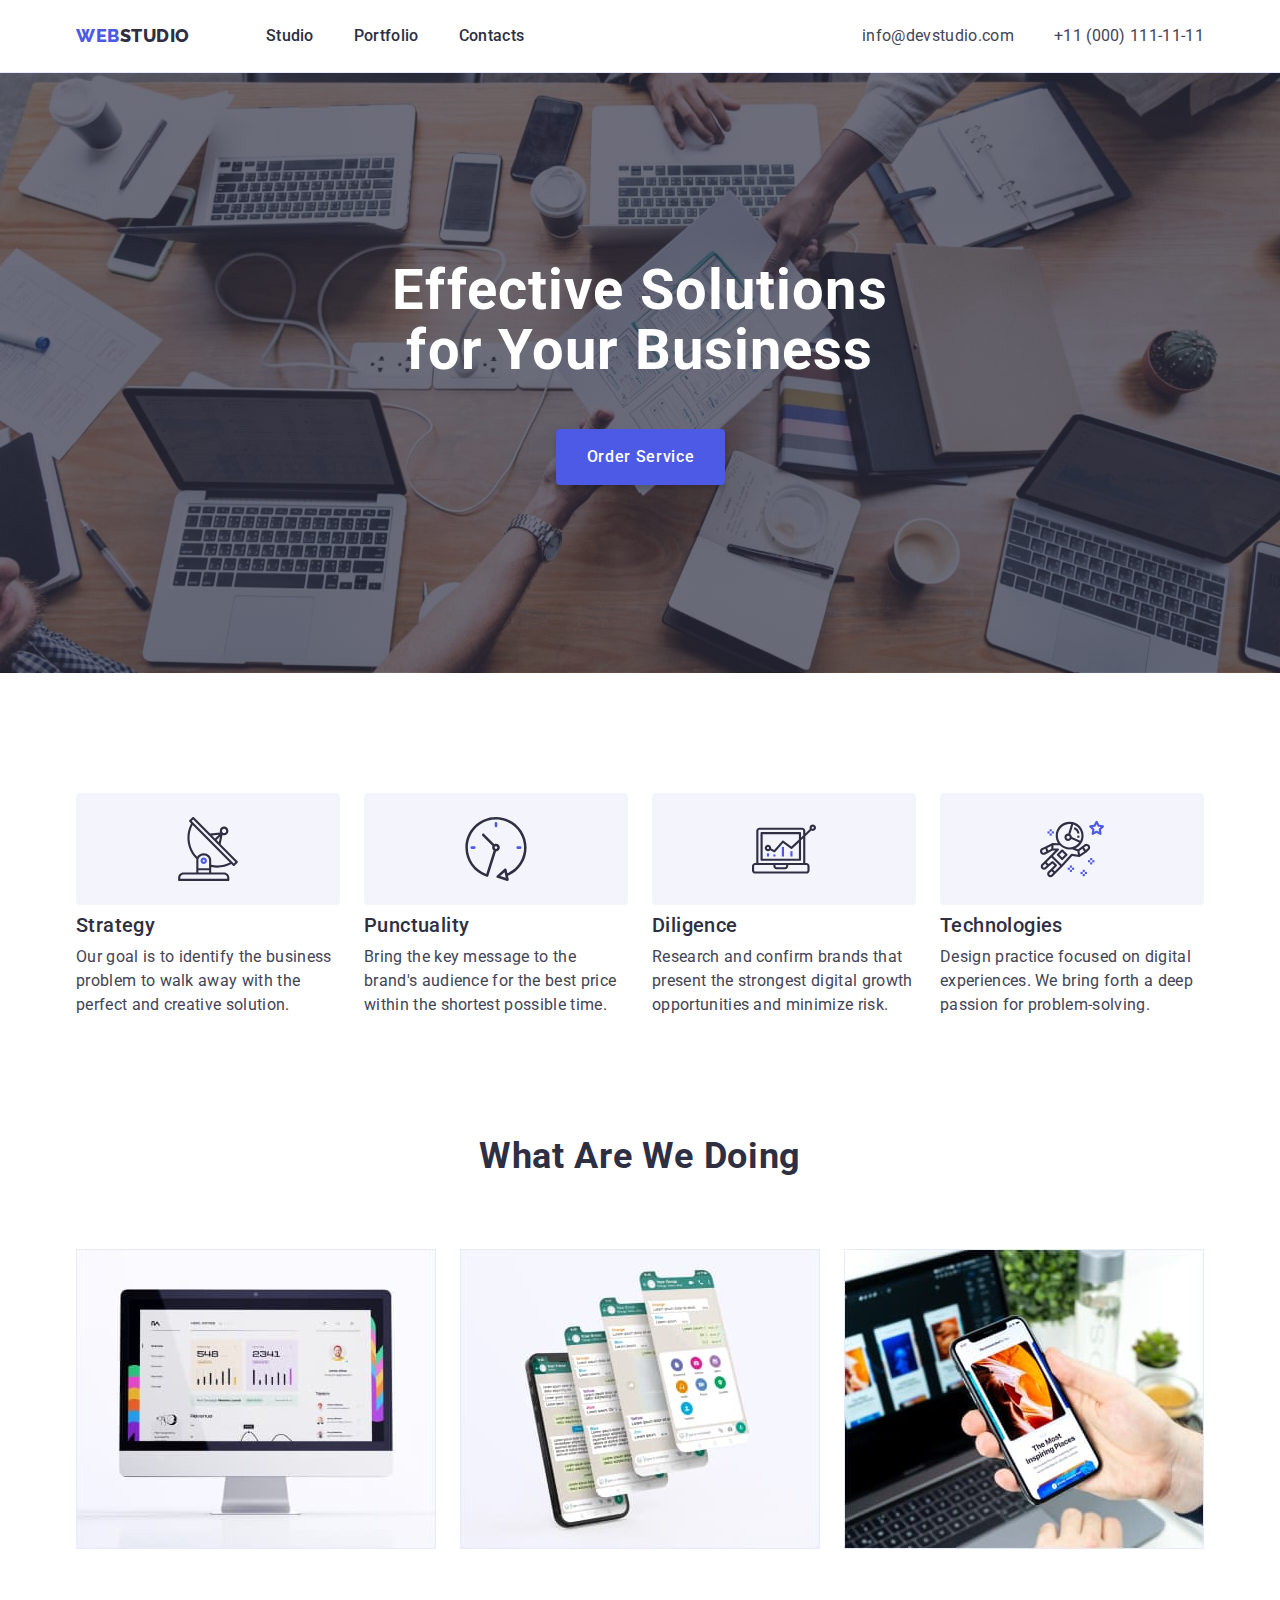
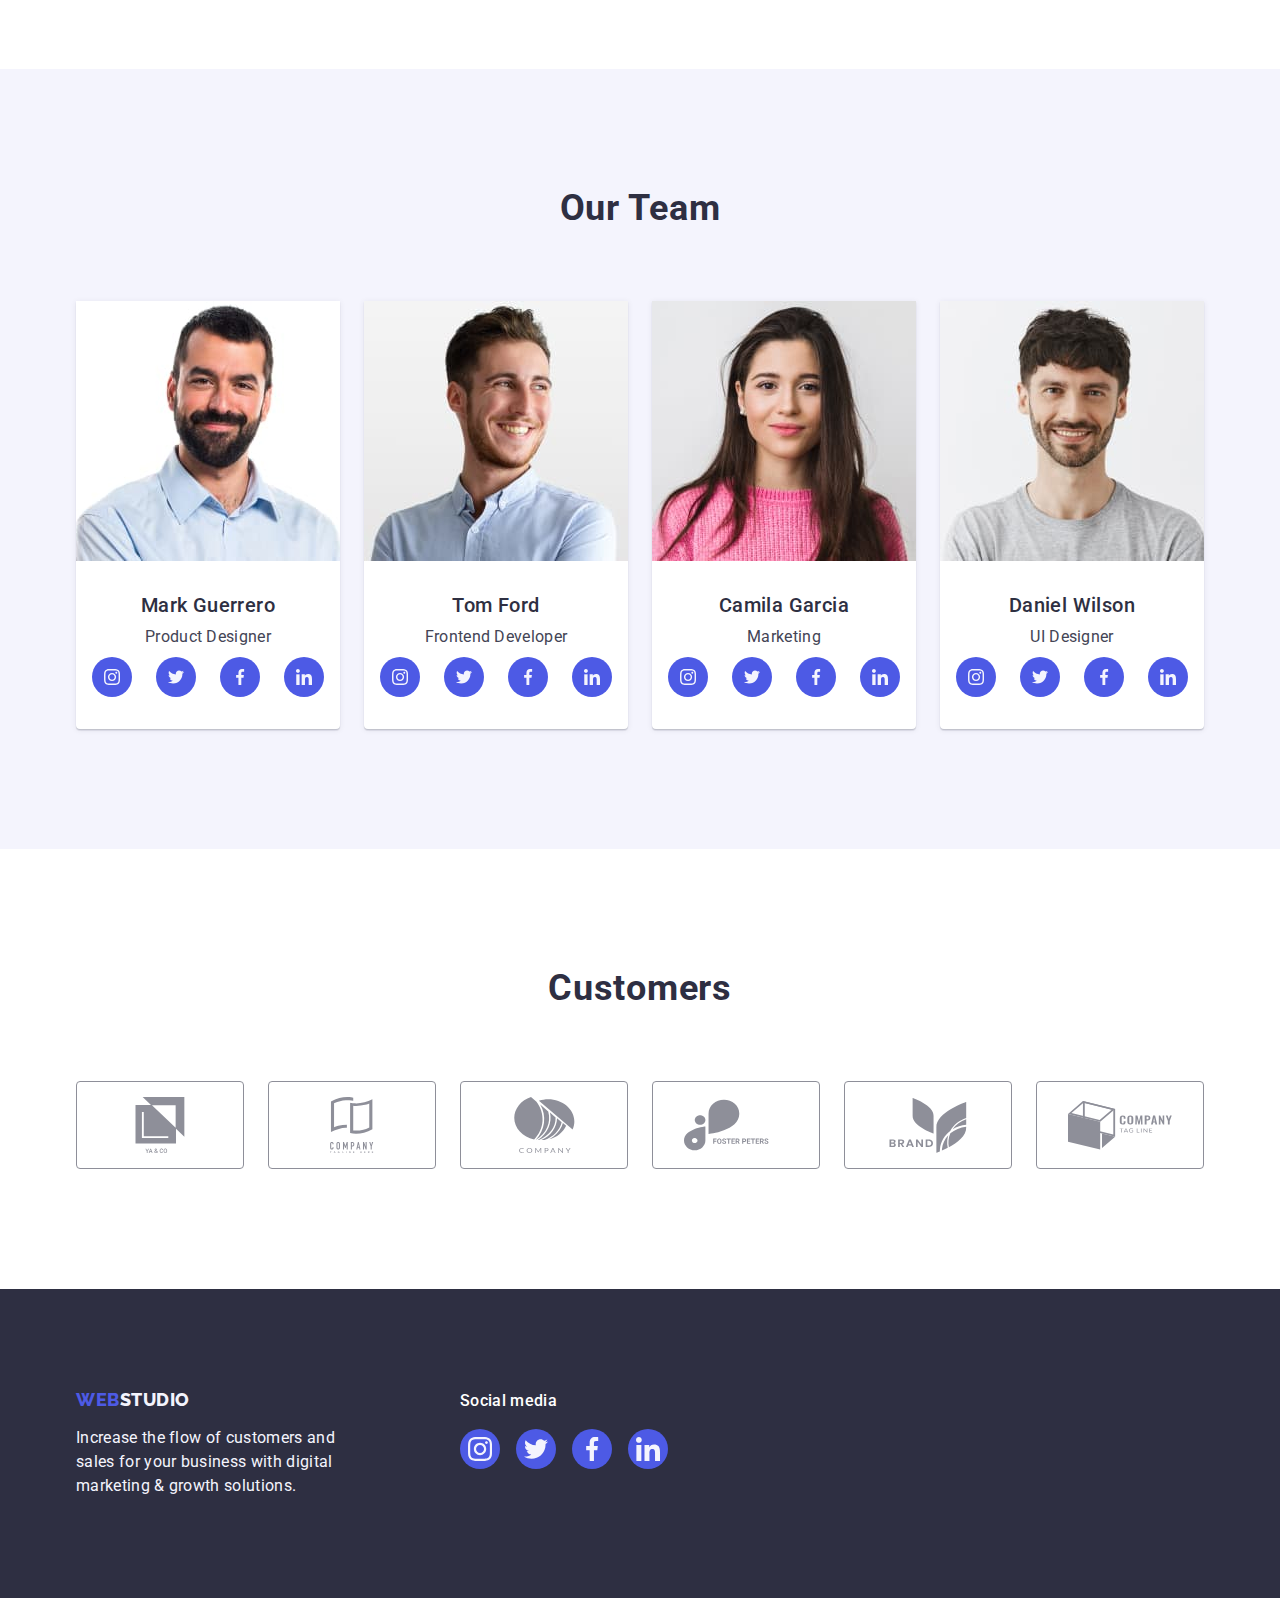
<file: index.html>
<!DOCTYPE html>
<html lang="en">
  <head>
    <meta charset="UTF-8" />
    <meta http-equiv="X-UA-Compatible" content="IE=edge" />
    <meta name="viewport" content="width=device-width, initial-scale=1.0" />
    <link rel="preconnect" href="https://fonts.googleapis.com" />
    <link rel="preconnect" href="https://fonts.gstatic.com" crossorigin />
    <link
      href="https://fonts.googleapis.com/css2?family=Raleway:wght@800&family=Roboto:wght@400;500;700;900&display=swap"
      rel="stylesheet"/>
      <link rel="stylesheet" href="https://cdnjs.cloudflare.com/ajax/libs/modern-normalize/1.1.0/modern-normalize.min.css">
      <link rel="stylesheet" href="./css/styles.css">
    
    <title>Studio</title>
  </head>
  <body>
    <!--Page header-->
    <header class="page-header">
<div class="container page-header-container ">
      <nav class="page-navigation">
        <a class="link logo" href="./index.html"
          >Web<span class="logo-black">Studio</span></a
        >
        <ul class="list menu">
          <li>
            <a
              class="link item-page"
              href="./index.html"
              target="_blank"
              >Studio</a
            >
          </li>
          <li>
            <a class="link item-page" href="./portfolio.html" target="_blank"
              >Portfolio</a
            >
          </li>
          <li>
            <a class="link item-page" href="" target="_blank">Contacts</a>
          </li>
        </ul>
      </nav>
      <!--Contacts-->
      <address class="address">
        <ul class="list menu-second">
          <li>
            <a class="link contact" href="mailto:info@devstudio.com"
              >info@devstudio.com</a
            >
          </li>
          <li>
            <a class="link contact" href="tel:+110001111111"
              >+11 (000) 111-11-11</a
            >
          </li>
        </ul>
      </address>
      </div>
    </header>
    <!--Page main-->
    <main>

      <!--Hero-->
      <section class="hero-section">
        <div class="container page-hero-container">
        <h1 class="hero-title">Effective Solutions for Your Business</h1>
        <button class="hero-button" type="button">Order Service</button>
        </div>
      </section>

      <!--Advantages-->
      <section class="section section-advantages">
        <div class="container">
        <h2 class="visually-hidden" hidden>Advantages</h2>
        <ul class="list advanteges ">
          <li class="feature-item">
            <div class="features-icon-item">
              <svg
                class="features-icon"
                aria-label="icon antenna"
                width="64"
                height="64"
              >
                <use href="./images/icons.svg#icon-antenna-1"></use>
              </svg>
            </div>
            
            <h3 class="feature-title">Strategy</h3>
            <p class="features-text">
              Our goal is to identify the business problem to walk away with the
              perfect and creative solution.
            </p>
          </li>
          <li class="feature-item">
            <div class="features-icon-item">
              <svg
                class="features-icon"
                aria-label="icon clock"
                width="64"
                height="64"
              >
                <use href="./images/icons.svg#icon-clock-1"></use>
              </svg>
            </div>
            <h3 class="feature-title">Punctuality</h3>
            <p class="features-text">
              Bring the key message to the brand's audience for the best price
              within the shortest possible time.
            </p>
          </li>
          <li class="feature-item">
            <div class="features-icon-item">
              <svg
                class="features-icon"
                aria-label="icon diagram"
                width="64"
                height="64"
              >
                <use href="./images/icons.svg#icon-diagram-1"></use>
              </svg>
            </div>
            <h3 class="feature-title">Diligence</h3>
            <p class="features-text">
              Research and confirm brands that present the strongest digital
              growth opportunities and minimize risk.
            </p>
          </li>
          <li class="feature-item ">
            <div class="features-icon-item">
              <svg
                class="features-icon"
                aria-label="icon astronaut"
                width="64"
                height="64"
              >
                <use href="./images/icons.svg#icon-astronaut-1"></use>
              </svg>
            </div>
            <h3 class="feature-title">Technologies</h3>
            <p class="features-text">
              Design practice focused on digital experiences. We bring forth a
              deep passion for problem-solving.
            </p>
          </li>
        </ul>
        </div>
      </section>

      <!--What are we doing-->
      <section class="section-one">
        <div class="container">
        <h2 class="work-title">What are we doing</h2>
        <ul class="list work-img">
          <li class="work-item">
            <img
              src="./images/computer.jpg"
              alt="Desctop app"
              width="360"
              height="300"
            />
          </li>
          <li class="work-item">
            <img
              src="./images/mobile-phones.jpg"
              alt="Mobile app"
              width="360"
              height="300"
            />
          </li>
          <li class="work-item">
            <img
              src="./images/gadgets.jpg"
              alt="Design solutions"
              width="360"
              height="300"
            />
          </li>
        </ul>
        </div>
      </section>


      <!--Our Team-->
      <section class="section our-team">
        <div class="container">
        <h2 class="our-team-title">Our Team</h2>
        <ul class="list our-team-img">
          <li class="workers">
            <img
              src="./images/mark-guerrero.jpg"
              alt="Mark Guerrero"
              width="264"
              height="260"
            />
            <div class="workers-items">
            <h3 class="name-worker">Mark Guerrero</h3>
            <p class="profession">Product Designer</p>
            <ul class="media-item list">
              <li class="social-item">
                <a href="" class="social-link">
                  <svg
                    class="social-icon"
                    aria-label="icon instagram"
                    width="16"
                    height="16"
                  >
                    <use href="./images/icons.svg#icon-instagram-2"></use>
                  </svg>
                </a>
              </li>
              <li class="social-item">
                <a href="" class="social-link">
                  <svg
                    class="social-icon"
                    aria-label="icon twitter"
                    width="16"
                    height="16"
                  >
                    <use href="./images/icons.svg#icon-twitter-1"></use>
                  </svg>
                </a>
              </li>
              <li class="social-item">
                <a href="" class="social-link">
                  <svg
                    class="social-icon"
                    aria-label="icon facebook"
                    width="16"
                    height="16"
                  >
                    <use href="./images/icons.svg#icon-facebook-1"></use>
                  </svg>
                </a>
              </li>
              <li class="social-item">
                <a href="" class="social-link">
                  <svg
                    class="social-icon"
                    aria-label="icon linkedin"
                    width="16"
                    height="16"
                  >
                    <use href="./images/icons.svg#icon-linkedin-1"></use>
                  </svg>
                </a>
              </li>
            </ul>
          </div>
          </li>
          <li class="workers">
            <img
              src="./images/tom-ford.jpg"
              alt="Tom Ford"
              width="264"
              height="260"
            />
            <div class="workers-items">
            <h3 class="name-worker">Tom Ford</h3>
            <p class="profession">Frontend Developer</p>
            <ul class=" media-item list">
              <li class="social-item">
                <a href="" class="social-link">
                  <svg
                    class="social-icon"
                    aria-label="icon instagram"
                    width="16"
                    height="16"
                  >
                    <use href="./images/icons.svg#icon-instagram-2"></use>
                  </svg>
                </a>
              </li>
              <li class="social-item">
                <a href="" class="social-link">
                  <svg
                    class="social-icon"
                    aria-label="icon twitter"
                    width="16"
                    height="16"
                  >
                    <use href="./images/icons.svg#icon-twitter-1"></use>
                  </svg>
                </a>
              </li>
              <li class="social-item">
                <a href="" class="social-link">
                  <svg
                    class="social-icon"
                    aria-label="icon facebook"
                    width="16"
                    height="16"
                  >
                    <use href="./images/icons.svg#icon-facebook-1"></use>
                  </svg>
                </a>
              </li>
              <li class="social-item">
                <a href="" class="social-link">
                  <svg
                    class="social-icon"
                    aria-label="icon linkedin"
                    width="16"
                    height="16"
                  >
                    <use href="./images/icons.svg#icon-linkedin-1"></use>
                  </svg>
                </a>
              </li>
            </ul>
          </div>
          </li>
          <li class="workers">
            <img
              src="./images/camila-garcia.jpg"
              alt="Camila Garcia"
              width="264"
              height="260"
            />
            <div class="workers-items">
            <h3 class="name-worker">Camila Garcia</h3>
            <p class="profession">Marketing</p>
            <ul class="media-item list">
              <li class="social-item">
                <a href="" class="social-link">
                  <svg
                    class="social-icon"
                    aria-label="icon instagram"
                    width="16"
                    height="16"
                  >
                    <use href="./images/icons.svg#icon-instagram-2"></use>
                  </svg>
                </a>
              </li>
              <li class="social-item">
                <a href="" class="social-link">
                  <svg
                    class="social-icon"
                    aria-label="icon twitter"
                    width="16"
                    height="16"
                  >
                    <use href="./images/icons.svg#icon-twitter-1"></use>
                  </svg>
                </a>
              </li>
              <li class="social-item">
                <a href="" class="social-link">
                  <svg
                    class="social-icon"
                    aria-label="icon facebook"
                    width="16"
                    height="16"
                  >
                    <use href="./images/icons.svg#icon-facebook-1"></use>
                  </svg>
                </a>
              </li>
              <li class="social-item">
                <a href="" class="social-link">
                  <svg
                    class="social-icon"
                    aria-label="icon linkedin"
                    width="16"
                    height="16"
                  >
                    <use href="./images/icons.svg#icon-linkedin-1"></use>
                  </svg>
                </a>
              </li>
            </ul>
          </div>
          </li>
          <li class="workers">
            <img
              src="./images/daniel-wilson.jpg"
              alt="Daniel Wilson"
              width="264"
              height="260"
            />
            <div class="workers-items">
            <h3 class="name-worker">Daniel Wilson</h3>
            <p class="profession">UI Designer</p>
            <ul class="media-item list">
              <li class="social-item">
                <a href="" class="social-link">
                  <svg
                    class="social-icon"
                    aria-label="icon instagram"
                    width="16"
                    height="16"
                  >
                    <use href="./images/icons.svg#icon-instagram-2"></use>
                  </svg>
                </a>
              </li>
              <li class="social-item">
                <a href="" class="social-link">
                  <svg
                    class="social-icon"
                    aria-label="icon twitter"
                    width="16"
                    height="16"
                  >
                    <use href="./images/icons.svg#icon-twitter-1"></use>
                  </svg>
                </a>
              </li>
              <li class="social-item">
                <a href="" class="social-link">
                  <svg
                    class="social-icon"
                    aria-label="icon facebook"
                    width="16"
                    height="16"
                  >
                    <use href="./images/icons.svg#icon-facebook-1"></use>
                  </svg>
                </a>
              </li>
              <li class="social-item">
                <a href="" class="social-link">
                  <svg
                    class="social-icon"
                    aria-label="icon linkedin"
                    width="16"
                    height="16"
                  >
                    <use href="./images/icons.svg#icon-linkedin-1"></use>
                  </svg>
                </a>
              </li>
            </ul>
          </div>
          </li>
        </ul>
        </div>
      </section>

<!-- Customers -->
<section class="section-customers section">
  <div class="container">
    <h2 class="section-title">Customers</h2>
    <ul class="customers-list list">
      <li class="customers-item">
        <a href="" class="customers-link">
          <svg
            class="customers-icon "
            aria-label="icon yaSco"
            width="104"
            height="56"
          >
            <use href="./images/icons.svg#icon-logo-ya-co"></use>
          </svg>
        </a>
      </li>
      <li class="customers-item">
        <a href="" class="customers-link">
          <svg
            class="customers-icon"
            aria-label="icon company tagline here"
            width="104"
            height="56"
          >
            <use href="./images/icons.svg#icon-logo-tagline-here"></use>
          </svg>
        </a>
      </li>
      <li class="customers-item">
        <a href="" class="customers-link">
          <svg
            class="customers-icon"
            aria-label="icon company"
            width="104"
            height="56"
          >
            <use href="./images/icons.svg#icon-logo-company"></use>
          </svg>
        </a>
      </li>
      <li class="customers-item">
        <a href="" class="customers-link">
          <svg
            class="customers-icon"
            aria-label="icon foster peters"
            width="104"
            height="56"
          >
            <use href="./images/icons.svg#icon-logo-foster-peters"></use>
          </svg>
        </a>
      </li>
      <li class="customers-item">
        <a href="" class="customers-link">
          <svg
            class="customers-icon"
            aria-label="icon brand"
            width="104"
            height="56"
          >
            <use href="./images/icons.svg#icon-logo-brand"></use>
          </svg>
        </a>
      </li>
      <li class="customers-item">
        <a href="" class="customers-link">
          <svg
            class="customers-icon"
            aria-label="icon tag line"
            width="104"
            height="56"
          >
            <use href="./images/icons.svg#icon-logo-tag-line"></use>
          </svg>
        </a>
      </li>
    </ul>
  </div>
</section>
    </main>

    <!--Page footer-->
    <footer class="footer">
      <div class="container container-footer">
       <div class="footer-list">
        <a class="link logo logo-footer" href="./index.html"
        >Web<span class="logo-white">Studio</span></a
      >
      <p class="footer-text">
        Increase the flow of customers and sales for your business with digital
        marketing & growth solutions.
      </p>
    </div>
      
      <div class="social-medial">
        <p class="footer-text-title">Social media</p>
        <ul class="media-item media-item-footer list">
          <li class="social-item">
            <a href="" class="social-link social-link-footer">
              <svg
                class="social-icon"
                aria-label="icon instagram"
                width="24"
                height="24"
              >
                <use href="./images/icons.svg#icon-instagram-2"></use>
              </svg>
            </a>
          </li>
          <li class="social-item">
            <a href="" class="social-link social-link-footer">
              <svg
                class="social-icon"
                aria-label="icon twitter"
                width="24"
                height="24"
              >
                <use href="./images/icons.svg#icon-twitter-1"></use>
              </svg>
            </a>
          </li>
          <li class="social-item">
            <a href="" class="social-link social-link-footer">
              <svg
                class="social-icon"
                aria-label="icon facebook"
                width="24"
                height="24"
              >
                <use href="./images/icons.svg#icon-facebook-1"></use>
              </svg>
            </a>
          </li>
          <li class="social-item">
            <a href="" class="social-link social-link-footer">
              <svg
                class="social-icon"
                aria-label="icon linkedin"
                width="24"
                height="24"
              >
                <use href="./images/icons.svg#icon-linkedin-1"></use>
              </svg>
            </a>
          </li>
        </ul>
      </div>
      </div>
    </footer>
  </body>
</html>
</file>
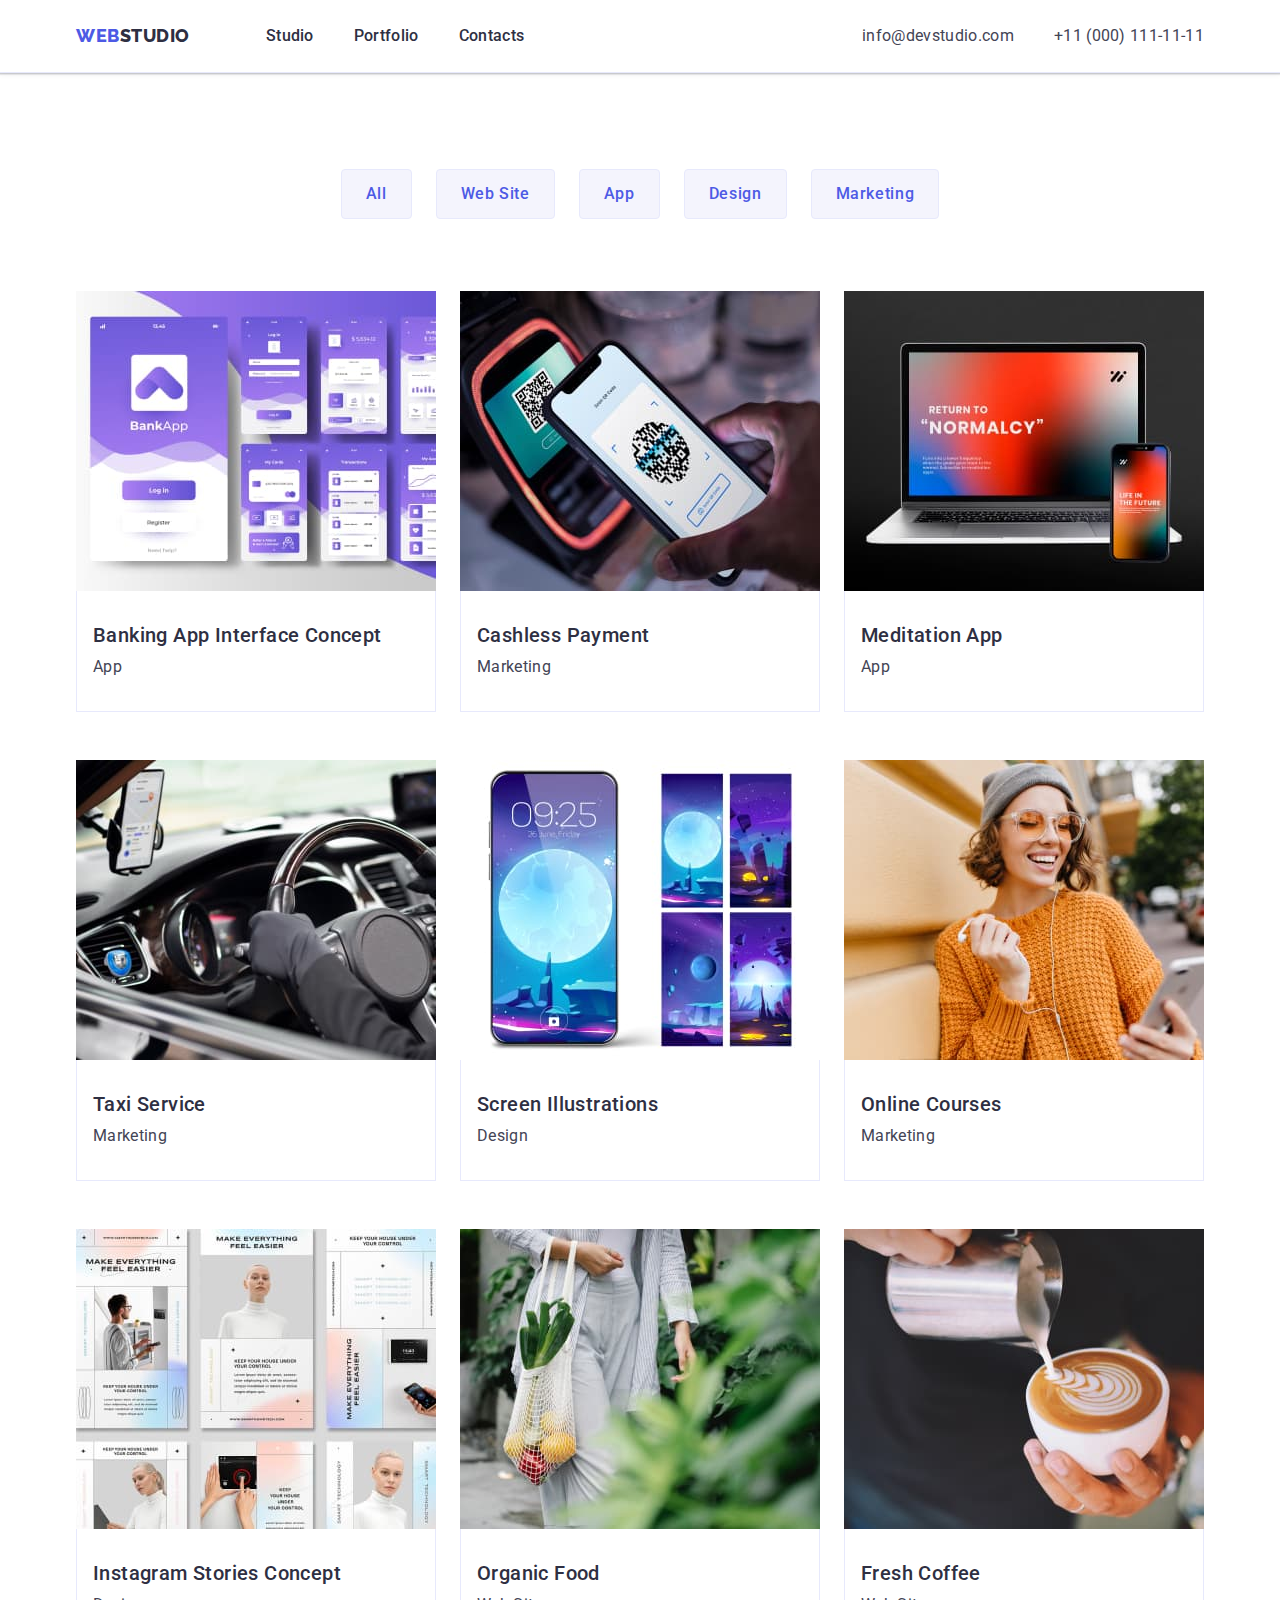
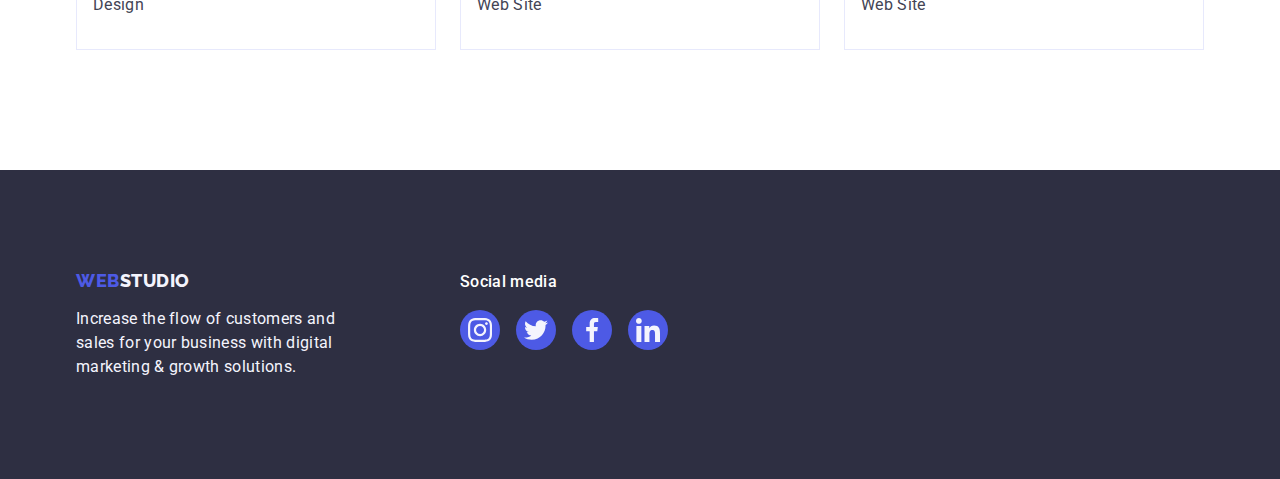
<file: portfolio.html>
<!DOCTYPE html>
<html lang="en">
  <head>
    <meta charset="UTF-8" />
    <meta http-equiv="X-UA-Compatible" content="IE=edge" />
    <meta name="viewport" content="width=device-width, initial-scale=1.0" />
    <link rel="preconnect" href="https://fonts.googleapis.com" />
    <link rel="preconnect" href="https://fonts.gstatic.com" crossorigin />
    <link
      href="https://fonts.googleapis.com/css2?family=Raleway:wght@800&family=Roboto:wght@400;500;700;900&display=swap"
      rel="stylesheet"
    />
    <link
      rel="stylesheet"
      href="https://cdnjs.cloudflare.com/ajax/libs/modern-normalize/1.1.0/modern-normalize.min.css"
    />
    <link rel="stylesheet" href="./css/styles.css" />
    <title>Portfolio</title>
  </head>
  <body>
    <!--Page header-->
    <header class="page-header">
      <div class="container page-header-container ">
            <nav class="page-navigation">
              <a class="link logo" href="./index.html"
                >Web<span class="logo-black">Studio</span></a
              >
              <ul class="list menu">
                <li>
                  <a
                    class="link item-page"
                    href="./index.html"
                    target="_blank"
                    >Studio</a
                  >
                </li>
                <li>
                  <a class="link item-page" href="./portfolio.html" target="_blank"
                    >Portfolio</a
                  >
                </li>
                <li>
                  <a class="link item-page" href="" target="_blank">Contacts</a>
                </li>
              </ul>
            </nav>
            <!--Contacts-->
            <address class="address">
              <ul class="list menu-second">
                <li>
                  <a class="link contact" href="mailto:info@devstudio.com"
                    >info@devstudio.com</a
                  >
                </li>
                <li>
                  <a class="link contact" href="tel:+110001111111"
                    >+11 (000) 111-11-11</a
                  >
                </li>
              </ul>
            </address>
            </div>
          </header>
    <!-- Main -->
    <main>
      <!-- Filters -->
      <section class="section section-filter">
        <div class="container">
          <h1 hidden>Filters</h1>
          <ul class="list button-item">
            <li><button class="button-filter" type="button">All</button></li>
            <li>
              <button class="button-filter" type="button">Web Site</button>
            </li>
            <li><button class="button-filter" type="button">App</button></li>
            <li><button class="button-filter" type="button">Design</button></li>
            <li>
              <button class="button-filter" type="button">Marketing</button>
            </li>
          </ul>
          <ul class="list app-list">
            <li class="app-item">
              <a class="link link-app" href="">
                <img
                  src="./images/banking.jpg"
                  alt="banking app"
                  width="360"
                  height="300"
                />
                <div class="item-application">
                  <h2 class="application">Banking App Interface Concept</h2>
                  <p class="kind-work">App</p>
                </div>
              </a>
            </li>
            <li class="app-item">
              <a class="link link-app" href="">
                <img
                  src="./images/cashless-payment.jpg"
                  alt="cashless app"
                  width="360"
                  height="300"
                />
                <div class="item-application">
                  <h2 class="application">Cashless Payment</h2>
                  <p class="kind-work">Marketing</p>
                </div>
              </a>
            </li>
            <li class="app-item">
              <a class="link link-app" href="">
                <img
                  src="./images/meditation.jpg"
                  alt="meditation app"
                  width="360"
                  height="300"
                />
                <div class="item-application">
                  <h2 class="application">Meditation App</h2>
                  <p class="kind-work">App</p>
                </div>
              </a>
            </li>
            <li class="app-item">
              <a class="link link-app" href="">
                <img
                  src="./images/taxi-service.jpg"
                  alt="Taxi Service"
                  width="360"
                  height="300"
                />
                <div class="item-application">
                  <h2 class="application">Taxi Service</h2>
                  <p class="kind-work">Marketing</p>
                </div>
              </a>
            </li>
            <li class="app-item">
              <a class="link link-app" href="">
                <img
                  src="./images/screen-illustrations.jpg"
                  alt="Screen Illustrations"
                  width="360"
                  height="300"
                />
                <div class="item-application">
                  <h2 class="application">Screen Illustrations</h2>
                  <p class="kind-work">Design</p>
                </div>
              </a>
            </li>
            <li class="app-item">
              <a class="link link-app" href="">
                <img
                  src="./images/online-courses.jpg"
                  alt="Online Courses"
                  width="360"
                  height="300"
                />
                <div class="item-application">
                  <h2 class="application">Online Courses</h2>
                  <p class="kind-work">Marketing</p>
                </div>
              </a>
            </li>
            <li class="app-item">
              <a class="link link-app" href="">
                <img
                  src="./images/instagram-stories-concept.jpg"
                  alt="Instagram Stories Concept"
                  width="360"
                  height="300"
                />
                <div class="item-application">
                  <h2 class="application">Instagram Stories Concept</h2>
                  <p class="kind-work">Design</p>
                </div>
              </a>
            </li>
            <li class="app-item">
              <a class="link link-app" href="">
                <img
                  src="./images/organic-food.jpg"
                  alt="Organic Food"
                  width="360"
                  height="300"
                />
                <div class="item-application">
                  <h2 class="application">Organic Food</h2>
                  <p class="kind-work">Web Site</p>
                </div>
              </a>
            </li>
            <li class="app-item">
              <a class="link link-app" href="">
                <img
                  src="./images/fresh-coffee.jpg"
                  alt="Fresh Coffee"
                  width="360"
                  height="300"
                />
                <div class="item-application">
                  <h2 class="application">Fresh Coffee</h2>
                  <p class="kind-work">Web Site</p>
                </div>
              </a>
            </li>
          </ul>
        </div>
      </section>
    </main>
    <!--Page footer-->
    <footer class="footer">
      <div class="container container-footer">
       <div class="footer-list">
        <a class="link logo logo-footer" href="./index.html"
        >Web<span class="logo-white">Studio</span></a
      >
      <p class="footer-text">
        Increase the flow of customers and sales for your business with digital
        marketing & growth solutions.
      </p>
    </div>
      
      <div class="social-medial">
        <p class="footer-text-title">Social media</p>
        <ul class="media-item media-item-footer list">
          <li class="social-item">
            <a href="" class="social-link social-link-footer">
              <svg
                class="social-icon"
                aria-label="icon instagram"
                width="24"
                height="24"
              >
                <use href="./images/icons.svg#icon-instagram-2"></use>
              </svg>
            </a>
          </li>
          <li class="social-item">
            <a href="" class="social-link social-link-footer">
              <svg
                class="social-icon"
                aria-label="icon twitter"
                width="24"
                height="24"
              >
                <use href="./images/icons.svg#icon-twitter-1"></use>
              </svg>
            </a>
          </li>
          <li class="social-item">
            <a href="" class="social-link social-link-footer">
              <svg
                class="social-icon"
                aria-label="icon facebook"
                width="24"
                height="24"
              >
                <use href="./images/icons.svg#icon-facebook-1"></use>
              </svg>
            </a>
          </li>
          <li class="social-item">
            <a href="" class="social-link social-link-footer">
              <svg
                class="social-icon"
                aria-label="icon linkedin"
                width="24"
                height="24"
              >
                <use href="./images/icons.svg#icon-linkedin-1"></use>
              </svg>
            </a>
          </li>
        </ul>
      </div>
      </div>
    </footer>
  </body>
</html>
</file>
<file: css/styles.css>
*,
*::before,
*::after {
  box-sizing: border-box;
}

:root {
    --color-secondary: #2e2f42;
    --color-primary: #434455;
    --color-white: #FFFFFF;
    --color-brand: #4D5AE5;
    --color-brand-changes: #404bbf;
    --color-brand-light: #F4F4FD;
    --color-background-white: #FFFFFF;
    --color-background-dark: #2E2F42;
    --color-background-light: #F4F4FD;
    --color-background-brand: #4D5AE5;  
    --color-background-change: #404BBF;
    --color-border:#E7E9FC;
    --color-helper-text: #8e8f99;
    --color-accent: #31d0aa;

}

.link {
    text-decoration: none;
}

.list {
    list-style: none;
}

button {
    cursor: pointer;
}

h1,h2,h3,h4,p {
  margin-top: 0;
  margin-bottom: 0;
}

ul,ol{
    margin-top: 0;
    margin-bottom: 0;
    padding-left: 0;
}

img {
    display: block;
}


body {
    font-family: "Roboto", sans-serif;
    color: var(--color-primary);
    background-color: var(--color-background-white);
}

.section {
    padding-top: 120px;
    padding-bottom: 120px;
    }

.section-one {
    padding-top: 0;
    padding-bottom: 120px;
}    
/* -- Header -- */


.page-header {
    border-bottom: 1px solid #e7e9fc;
   box-shadow: 0px 2px 1px rgba(46, 47, 66, 0.08), 0px 1px 1px rgba(46, 47, 66, 0.16), 0px 1px 6px rgba(46, 47, 66, 0.08);
}


.page-header-container {
display: flex;
align-items: center;
}

.page-navigation {
    display: flex;
    align-items: center;
    /* column-gap: 76px; */
    padding: 24px 0;
}

.menu {
    display: flex;
    gap: 40px;
}

.menu-second {
    display: flex;
    gap: 40px;
    
}


.container {
max-width: 1158px;
margin: 0 auto;
padding: 0 15px;

}

.logo {
font-family: "Raleway", sans-serif;
font-style: normal;
font-weight: 800;
font-size: 18px;
line-height: 1.17;
text-transform: uppercase;
color: var(--color-brand);
letter-spacing: 0.03em;
margin-right: 76px;
}

.logo-black {
    color: var(--color-secondary);
}

.logo-white {
    color:var(--color-brand-light);
}

.logo-black:hover,
.logo-black:focus,
.logo-white:hover,
.logo-white:focus {
    color: var(--color-brand);
}

.item-page {
    color: var(--color-secondary);
    font-weight: 500;
    font-size: 16px;
    line-height: 1.5;
    letter-spacing: 0.02em;
    padding: 24px 0;
    
}

.item-page:hover,
.item-page:focus {
  color: var(--color-brand-changes);
  /* text-decoration:underline;   */
}

.current {
    color: var(--color-brand);
}

.address {
    font-style: normal; 
    margin-left: auto;
}

.contact {
    color: var(--color-primary);
    font-weight: 400;
    font-size: 16px;
    line-height: 1.5;
    letter-spacing: 0.02em;
    
    }

.contact:focus,
.contact:hover {
    color: var(--color-brand-changes);
}



.section-advantages {
    padding-bottom: 0;
}

.hero-section{
    padding-top: 188px;
    padding-bottom: 188px;
    margin: 0 auto;
    background-color:var(--color-background-dark);
    background-image: linear-gradient(rgba(46, 47, 66, 0.7),  rgba(46, 47, 66, 0.7)),
    url("../images/hero.jpg");
    max-width: 1440px;
    background-size: cover;
  background-repeat: no-repeat;
  background-position: center;
}


.footer {
    background-color:var(--color-background-dark);
}

.hero-title {
    color: var(--color-white);
    font-weight: 700;
    font-size: 56px;
    line-height: 1.07;
    letter-spacing: 0.02em;
    text-align: center;
    max-width: 496px;
    /* margin-bottom: 48px; */
    margin: auto;
}

   .hero-button {
    min-width: 169px;
    padding: 14px 30px;
    color: var(--color-white);
    font-family: inherit;
    font-weight: 500;
    font-size: 16px;
    line-height: 1.5;
    background-color:var(--color-background-brand);
    letter-spacing: 0.04em;
    box-shadow: 0px 4px 4px rgba(0, 0, 0, 0.15);
    border-radius: 4px;
    display: block; 
    height: 56px;
    border: none;
    margin: 48px 480px 0 480px;
   }



.hero-button:hover,
.hero-button:focus {
    background-color: var(--color-background-change);
}

 /* Features */

 .section-advantages {
    padding: 120px 0;
 }

 .advanteges {
    display: flex;
    gap: 24px;
 }

.feature-item {
    width: calc((100% – 72px)/4);
 }

 .features-icon-item {
    display: flex;
    background-color: var(--color-brand-light);
    width: 264px;
    height: 112px;
    border-radius: 4px;
    align-items: center;
    justify-content: center;
    margin-bottom: 8px;
  }
  

.feature-title {
    font-weight: 500;
    font-size: 20px;
    line-height: 1.2;
    letter-spacing: 0.02em;
    margin-bottom: 8px;
    color: var(--color-secondary);
}

.features-text {
    font-weight: 400;
    font-size: 16px;
    line-height: 1.5;
    letter-spacing: 0.02em;
    color: var(--color-primary);
}

/* What are we doing */

.work-title,
.our-team-title,
.section-title {
    font-weight: 700;
    font-size: 36px;
    line-height: 1.11;
    text-transform: capitalize;
    text-align: center;
    letter-spacing: 0.02em;
    color: var(--color-secondary);
    margin-bottom: 72px;

}


.work-item {
    flex-basis: calc((100% - 48) / 3);
}

.work-img {
    display: flex;
    gap: 24px;
}

/* our-team */

.our-team-img {
    display: flex;
    gap: 24px;
}

.our-team {
    background-color: var(--color-background-light);
}

.workers {
    background-color: var(--color-background-white);
    flex-basis: calc((100% - 72) / 4);
    box-shadow: 0px 1px 6px rgba(46, 47, 66, 0.08), 0px 1px 1px rgba(46, 47, 66, 0.16), 0px 2px 1px rgba(46, 47, 66, 0.08);
border-radius: 0px 0px 4px 4px;
}


.workers-items {
    padding: 32px 0;
}

.name-worker {
    font-weight: 500;
    font-size: 20px;
    line-height: 1.2;
    text-align: center;
    letter-spacing: 0.02em;
    color: var(--color-secondary);
    margin-bottom: 8px;
}

.profession {
    font-weight: 400;
    font-size: 16px;
    line-height: 1.5;
    text-align: center;
    letter-spacing: 0.02em;
    color: var(--color-primary);
}


.social-link {
    display: flex;
    justify-content: center;
    align-items: center;
    width: 40px;
    height: 40px;
    border-radius: 50%;
    background-color: var(--color-brand);
  }

.social-link:hover,
.social-link:focus {
  background-color: var(--color-background-change);
}

.social-icon {
    fill: var(--color-background-light);
}

.media-item {
    display: flex;
    justify-content: center;
    margin-top: 8px;
    gap: 24px;
    
}

/* Customers */
.customers-list {
    display: flex;
    gap: 24px;
  }
  .customers-link {
    display: flex;
    width: 168px;
    height: 88px;
    background-color: var(--color-white);
    color: var(--color-helper-text);
    border: 1px solid var(--color-helper-text);
    border-radius: 4px;
    align-items: center;
    justify-content: center;
  }
  .customers-icon {
    display: flex;
    fill: currentColor; 
  }

  

  .customers-link:hover,
  .customers-link:focus {
    border: 1px solid var(--color-brand-changes);
    color: var(--color-brand-changes);
  }

/* footer */


.footer {
    padding-top: 100px;
    padding-bottom: 100px;
} 


.container-footer {
    display: flex;
    align-items: baseline;
  }

/* .social-medial {
    margin-left: 120px;
   
} */


.media-item-footer {
    gap: 16px;
}

.footer-media {
    display: block;
}

.footer-list {
    margin-right: 120px;
}

.footer-next { 
    padding-top: 100px;
}

.logo-footer {
    display: inline-block;
    margin-bottom: 16px; 
    }

.footer-text {
    color: var(--color-brand-light);
    font-weight: 400;
    font-size: 16px;
    line-height: 1.5;
    letter-spacing: 0.02em;
    /* margin-top: 16px; */
    width: 264px;
}

.footer-social-text {
    color: var(--color-white);
    font-family: 'Roboto';
font-style: normal;
font-weight: 500;
font-size: 16px;
line-height: 1.5;
letter-spacing: 0.02em;

}

.footer-text-title {
    font-style: normal;
    font-weight: 500;
    font-size: 16px;
    line-height: 1.5;
    letter-spacing: 0.02em;
    color: var(--color-white);
    margin-bottom: 16px;
}

.footer-next {
    display: flex;
    margin-left: 75px;
}

/* portfolio */

.section-filter{
    padding-top: 96px;
}

.button-item {
    display: flex;
    gap: 24px;
    margin-bottom: 72px;
    justify-content: center; 
}

.button-filter {
    font-family: 'Roboto',sans-serif;
    font-weight: 500;
    font-size: 16px;
    line-height: 1.5;
    color: var(--color-brand);
    letter-spacing: 0.04em;
    background-color: var(--color-background-light);
    padding: 12px 24px;
    border: 1px solid #E7E9FC;
    border-radius: 4px;
    border-top: none;
    border: 1px solid var(--color-border);
}

.button-filter:hover,
.button-filter:focus {
    color: var(--color-white);
    background-color: var(--color-background-change);
    border: 1px solid transparent;
    box-shadow: 0px 3px 1px rgba(0, 0, 0, 0.1), 0px 2px 1px rgba(0, 0, 0, 0.08), 0px 2px 2px rgba(0, 0, 0, 0.12);
}

.application {
    font-weight: 500;
    font-size: 20px;
    line-height: 1.2;
    letter-spacing: 0.02em;
    color: var(--color-secondary);
    margin-bottom: 8px;
} 

.kind-work {
    font-weight: 400;
    font-size: 16px;
    line-height: 1.5;
    letter-spacing: 0.02em;
    color: var(--color-primary);
    }

.app-list {
    display: flex;
    column-gap: 24px;
    row-gap: 48px;
    flex-wrap: wrap;
}

.link-app {
    display: block;
}

.link-app:hover,
.link-app:focus {
    box-shadow: 0px 1px 6px rgba(46, 47, 66, 0.08),
    0px 1px 1px rgba(46, 47, 66, 0.16), 0px 2px 1px rgba(46, 47, 66, 0.08);
}

.item-application {
    padding: 32px 16px;
    border: 1px solid var(--color-border);
    border-top: none;
}

/* Customers */



.social-link-footer:hover,
.social-link-footer:focus {
  background-color: var(--color-accent);
}
</file>
